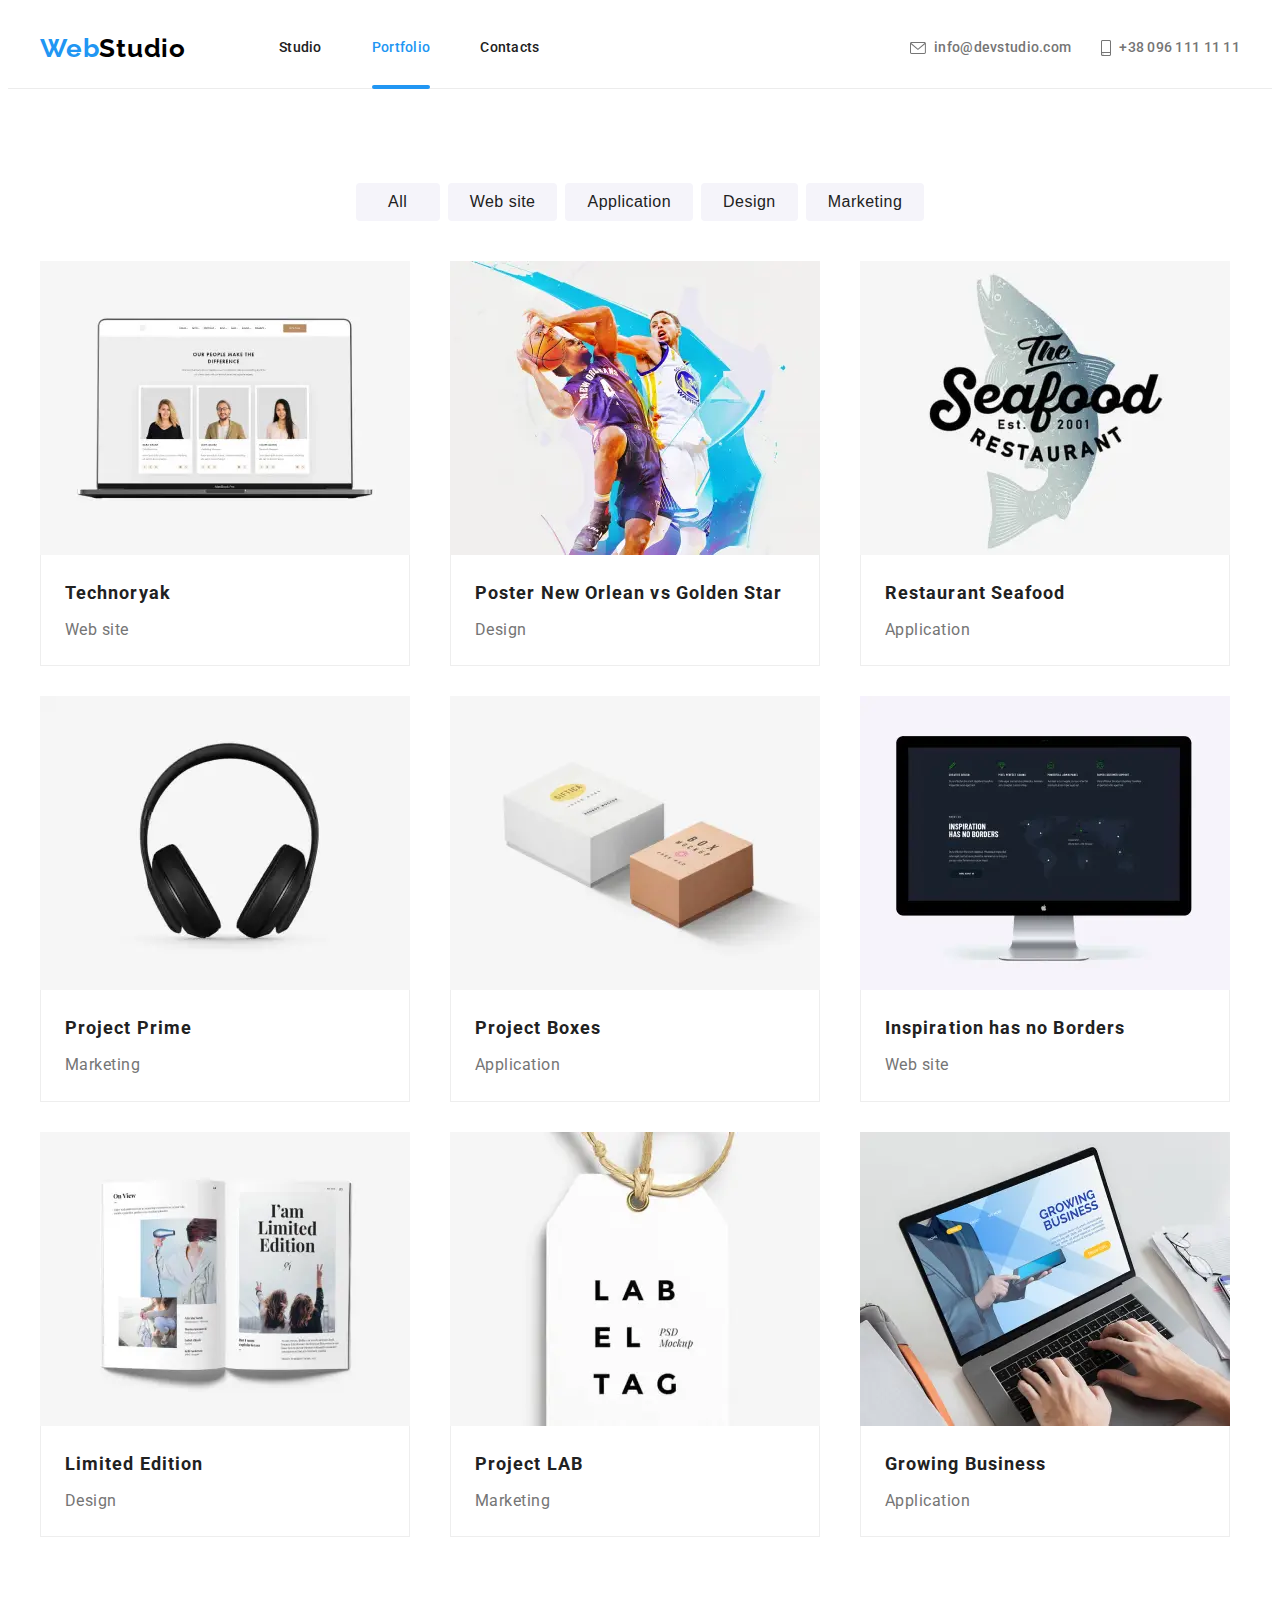
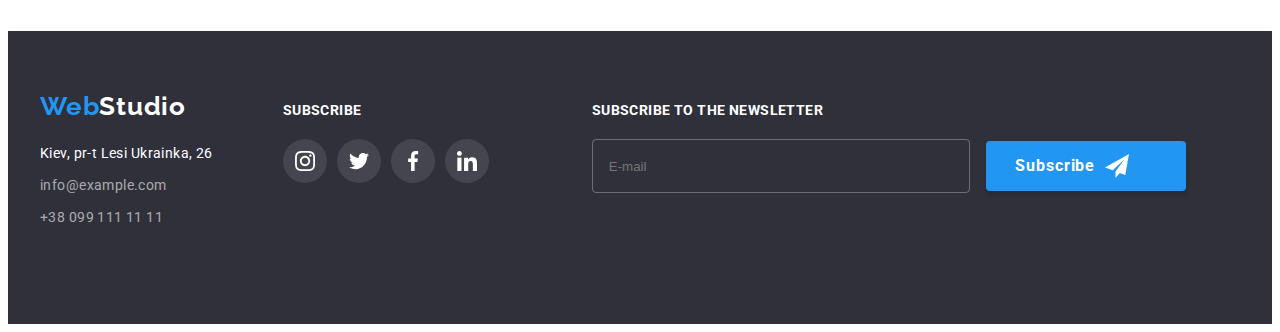
<file: portfolio.html>
<!DOCTYPE html>
<html lang="ru">

<head>
    <meta charset="UTF-8">
    <meta http-equiv="X-UA-Compatible" content="IE=edge">
    <meta name="viewport" content="width=device-width, initial-scale=1.0">
    <title>Portfolio</title>
    <link rel="preconnect" href="https://fonts.gstatic.com">
    <link
        href="https://fonts.googleapis.com/css2?family=Raleway:wght@700&family=Roboto:wght@400;500;700;900&display=swap"
        rel="stylesheet">
    <link rel="stylesheet" href="https://cdnjs.cloudflare.com/ajax/libs/modern-normalize/1.0.0/modern-normalize.min.css"
        integrity="sha512-ISS7cAi1PEhQ8jnbJpJZMd29NlhNj4AWYyLOSp2CE/CsHxTCu+r+t0D2yoJudVrd0/8fTVPUVDzY5Tvli75u/g=="
        crossorigin="anonymous" />
    <link rel="stylesheet" href="./css/main.min.css">

</head>

<body>
    <header class="page-header">
        <div class="container page-header__container">
            <nav class="nav">
                <a class="logo logo_theme-light link" href="./index.html" lang="en"> <span
                        class="logo__accent-text">Web</span>Studio</a>
                <ul class="menu list">
                    <li class="menu__item">
                        <a class="menu__link link" href="./index.html">Studio</a>
                    </li>
                    <li class="menu__item">
                        <a class="menu__link link current" href="./portfolio.html">Portfolio</a>
                    </li>
                    <li class="menu__item">
                        <a class="menu__link link" href="">Contacts</a>
                    </li>
                </ul>
            </nav>
            <ul class="contact-list list">
                <li class="contact-list__item">
                    <a class="contact-list__link link" href="mailto:info@devstudio.com" lang="en">
                        <svg class="contact-list__icon mobile-mail">
                            <use href="./images/sprite.svg#icon-envelope">
                            </use>
                        </svg>
                        info@devstudio.com</a>
                </li>
                <li class="tel">
                    <a class="contact-list__link link" href="tel:+380961111111">
                        <svg class="contact-list__icon mobile-tel">
                            <use href=" ./images/sprite.svg#icon-smartphone">
                            </use>
                        </svg>
                        +38 096 111 11 11</a>
                </li>

            </ul>
            <button type="button" class="burger-btn" data-menu-button>
                <svg class="burger-btn__icon">
                    <use href=" ./images/sprite.svg#icon-menu"></use>
                </svg>
            </button>
            <div class="mobile-menu" data-menu>
                <button type="button" class="mobile-menu__close-btn" data-menu-close>
                    <svg class="mobile-menu__close-icon">
                        <use href=" ./images/sprite.svg#icon-close"></use>
                    </svg>
                </button>
                <ul class="mobile-menu__list list">
                    <li class="mobile-menu__item">
                        <a href="./index.html" class="mobile-menu__link link">Studio</a>
                    </li>
                    <li class="mobile-menu__item">
                        <a href="./portfolio.html" class="mobile-menu__link link current__link">Portfolio</a>
                    </li>
                    <li class="mobile-menu__item">
                        <a href="" class="mobile-menu__link link">Contacts</a>
                    </li>
                </ul>
                <div class="mobile-contact">
                    <ul class="mobile-contact__list list">
                        <li class="mobile-contact__item">
                            <a href="tel:+380961111111" class="mobile-contact__tel link">+38 096 111 11 11</a>
                        </li>
                        <li class="mobile-contact__item">
                            <a href="mailto:info@devstudio.com" class="mobile-contact__mail link">info@devstudio.com</a>
                        </li>
                    </ul>
                    <ul class="mobile-social__list list">
                        <li class="mobile-social__item">
                            <a href="" class="mobile-social__link link">Instagram</a>
                        </li>
                        <li class="mobile-social__item">
                            <a href="" class="mobile-social__link link">Twitter</a>
                        </li>
                        <li class="mobile-social__item">
                            <a href="" class="mobile-social__link link">Facebook</a>
                        </li>
                        <li class="mobile-social__item">
                            <a href="" class="mobile-social__link link">LinkedIn</a>
                        </li>
                    </ul>
                </div>
            </div>
        </div>
    </header>
    <main>
        <section class="portfolio-menu">
            <div class="container">
                <h1 class="visually-hidden">Portfolio</h1>
                <ul class="filter-list list">
                    <li class="filter-list__item">
                        <button class="filter-list__btn" type="button">All</button>
                    </li>
                    <li class="filter-list__item">
                        <button class="filter-list__btn" type="button">Web site</button>
                    </li>
                    <li class="filter-list__item">
                        <button class="filter-list__btn" type="button">Application</button>
                    </li>
                    <li class="filter-list__item">
                        <button class="filter-list__btn" type="button">Design</button>
                    </li>
                    <li class="filter-list__item">
                        <button class="filter-list__btn" type="button">Marketing</button>
                    </li>
                </ul>
                <ul class="portfolio-lists list">
                    <li class="portfolio-lists__item">
                        <a class="portfolio-lists__link link" href="#">
                            <div class="card-thumb">
                                <picture>
                                    <source
                                        srcset="./images/portfolio/imgdesc.webp 1x, ./images/portfolio/imgdesc@2x.webp 2x"
                                        media="(min-width: 1200px)" type="image/webp">
                                    <source
                                        srcset="./images/portfolio/imgdesc.jpg 1x, ./images/portfolio/imgdesc@2x.jpg 2x"
                                        media="(min-width: 1200px)">
                                    <source
                                        srcset="./images/portfolio/imgtab.webp 1x, ./images/portfolio/imgtab@2x.webp 2x"
                                        media="(min-width: 768px)" type="image/webp">
                                    <source
                                        srcset="./images/portfolio/imgtab.jpg 1x,./images/portfolio/imgtab@2x.jpg 2x"
                                        media="(min-width: 768px)">
                                    <source srcset="./images/portfolio/img.webp 1x, ./images/portfolio/img@2x.webp 2x"
                                        media="(min-width: 320px)" type="image/webp">
                                    <source srcset="./images/portfolio/img.jpg 1x,./images/portfolio/img@2x.jpg 2x"
                                        media="(min-width: 320px)">
                                    <img src="./images/portfolio/img.jpg" alt="Ноутбук">
                                </picture>

                                <div class="overlay-card">
                                    <p class="overlay-card__card-text">Technokryak is a modern platform for spread of coronavirus. Companies use this platform for digital spying and attacks on competitors secure servers.</p>
                                </div>
                            </div>
                            <div class="portfolio__content">
                                <h2 class="portfolio__title">Technoryak</h2>
                                <p class="portfolio__desc">Web site</p>
                            </div>
                        </a>
                    </li>
                    <li class="portfolio-lists__item">
                        <a class="portfolio-lists__link link" href="#">
                            <div class="card-thumb">
                                <picture>
                                    <source
                                        srcset="./images/portfolio/imgdesc-1.webp 1x, ./images/portfolio/imgdesc@2x-1.webp 2x"
                                        media="(min-width: 1200px)" type="image/webp">
                                    <source
                                        srcset="./images/portfolio/imgdesc-1.jpg 1x, ./images/portfolio/imgdesc@2x-1.jpg 2x"
                                        media="(min-width: 1200px)">
                                    <source
                                        srcset="./images/portfolio/imgtab-1.webp 1x, ./images/portfolio/imgtab@2x-1.webp 2x"
                                        media="(min-width: 768px)" type="image/webp">
                                    <source
                                        srcset="./images/portfolio/imgtab-1.jpg 1x,./images/portfolio/imgtab@2x-1.jpg 2x"
                                        media="(min-width: 768px)">
                                    <source
                                        srcset="./images/portfolio/img-1.webp 1x, ./images/portfolio/img@2x-1.webp 2x"
                                        media="(min-width: 320px)" type="image/webp">
                                    <source srcset="./images/portfolio/img-1.jpg 1x,./images/portfolio/img@2x-1.jpg 2x"
                                        media="(min-width: 320px)">
                                    <img src="./images/portfolio/img-1.jpg" alt="Баскетболисты">
                                </picture>

                                <div class="overlay-card">
                                    <p class="overlay-card__card-text">Technokryak is a modern platform for spread of coronavirus. Companies use this platform for digital spying and attacks on competitors secure servers.</p>
                                </div>
                            </div>
                            <div class="portfolio__content">
                                <h2 class="portfolio__title">Poster New Orlean vs Golden Star</h2>
                                <p class="portfolio__desc">Design</p>
                            </div>
                        </a>
                    </li>
                    <li class="portfolio-lists__item">
                        <a class="portfolio-lists__link link" href="#">
                            <div class="card-thumb">
                                <picture>
                                    <source
                                        srcset="./images/portfolio/imgdesc-2.webp 1x, ./images/portfolio/imgdesc@2x-2.webp 2x"
                                        media="(min-width: 1200px)" type="image/webp">
                                    <source
                                        srcset="./images/portfolio/imgdesc-2.jpg 1x, ./images/portfolio/imgdesc@2x-2.jpg 2x"
                                        media="(min-width: 1200px)">
                                    <source
                                        srcset="./images/portfolio/imgtab-2.webp 1x, ./images/portfolio/imgtab@2x-2.webp 2x"
                                        media="(min-width: 768px)" type="image/webp">
                                    <source
                                        srcset="./images/portfolio/imgtab-2.jpg 1x,./images/portfolio/imgtab@2x-2.jpg 2x"
                                        media="(min-width: 768px)">
                                    <source
                                        srcset="./images/portfolio/img-2.webp 1x, ./images/portfolio/img@2x-2.webp 2x"
                                        media="(min-width: 320px)" type="image/webp">
                                    <source srcset="./images/portfolio/img-2.jpg 1x,./images/portfolio/img@2x-2.jpg 2x"
                                        media="(min-width: 320px)">
                                    <img src="./images/portfolio/img-2.jpg" alt="Лейбл ресторна морской еды">
                                </picture>

                                <div class="overlay-card">
                                    <p class="overlay-card__card-text">Technokryak is a modern platform for spread of coronavirus. Companies use this platform for digital spying and attacks on competitors secure servers.</p>
                                </div>
                            </div>
                            <div class="portfolio__content">
                                <h2 class="portfolio__title">Restaurant Seafood</h2>
                                <p class="portfolio__desc">Application</p>
                            </div>
                        </a>
                    </li>
                    <li class="portfolio-lists__item">
                        <a class="portfolio-lists__link link" href="#">
                            <div class="card-thumb">
                                <picture>
                                    <source
                                        srcset="./images/portfolio/imgdesc-3.webp 1x, ./images/portfolio/imgdesc@2x-3.webp 2x"
                                        media="(min-width: 1200px)" type="image/webp">
                                    <source
                                        srcset="./images/portfolio/imgdesc-3.jpg 1x, ./images/portfolio/imgdesc@2x-3.jpg 2x"
                                        media="(min-width: 1200px)">
                                    <source
                                        srcset="./images/portfolio/imgtab-3.webp 1x, ./images/portfolio/imgtab@2x-3.webp 2x"
                                        media="(min-width: 768px)" type="image/webp">
                                    <source
                                        srcset="./images/portfolio/imgtab-3.jpg 1x,./images/portfolio/imgtab@2x-3.jpg 2x"
                                        media="(min-width: 768px)">
                                    <source
                                        srcset="./images/portfolio/img-3.webp 1x, ./images/portfolio/img@2x-3.webp 2x"
                                        media="(min-width: 320px)" type="image/webp">
                                    <source srcset="./images/portfolio/img-3.jpg 1x,./images/portfolio/img@2x-3.jpg 2x"
                                        media="(min-width: 320px)">
                                    <img src="./images/portfolio/img-3.jpg" alt="Наушники">
                                </picture>
                                <div class="overlay-card">
                                    <p class="overlay-card__card-text">Technokryak is a modern platform for spread of coronavirus. Companies use this platform for digital spying and attacks on competitors secure servers.</p>
                                </div>
                            </div>
                            <div class="portfolio__content">
                                <h2 class="portfolio__title">Project Prime</h2>
                                <p class="portfolio__desc">Marketing</p>
                            </div>
                        </a>
                    </li>
                    <li class="portfolio-lists__item">
                        <a class="portfolio-lists__link link" href="#">
                            <div class="card-thumb">
                                <picture>
                                    <source
                                        srcset="./images/portfolio/imgdesc-4.webp 1x, ./images/portfolio/imgdesc@2x-4.webp 2x"
                                        media="(min-width: 1200px)" type="image/webp">
                                    <source
                                        srcset="./images/portfolio/imgdesc-4.jpg 1x, ./images/portfolio/imgdesc@2x-4.jpg 2x"
                                        media="(min-width: 1200px)">
                                    <source
                                        srcset="./images/portfolio/imgtab-4.webp 1x, ./images/portfolio/imgtab@2x-4.webp 2x"
                                        media="(min-width: 768px)" type="image/webp">
                                    <source
                                        srcset="./images/portfolio/imgtab-4.jpg 1x,./images/portfolio/imgtab@2x-4.jpg 2x"
                                        media="(min-width: 768px)">
                                    <source
                                        srcset="./images/portfolio/img-4.webp 1x, ./images/portfolio/img@2x-4.webp 2x"
                                        media="(min-width: 320px)" type="image/webp">
                                    <source srcset="./images/portfolio/img-4.jpg 1x, ./images/portfolio/img@2x-4.jpg 2x"
                                        media="(min-width: 320px)">
                                    <img src="./images/portfolio/img-4.jpg" alt="Коробки">
                                </picture>

                                <div class="overlay-card">
                                    <p class="overlay-card__card-text">Technokryak is a modern platform for spread of coronavirus. Companies use this platform for digital spying and attacks on competitors secure servers.</p>
                                </div>
                            </div>
                            <div class="portfolio__content">
                                <h2 class="portfolio__title">Project Boxes</h2>
                                <p class="portfolio__desc">Application</p>
                            </div>
                        </a>
                    </li>
                    <li class="portfolio-lists__item">
                        <a class="portfolio-lists__link link" href="#">
                            <div class="card-thumb">
                                <picture>
                                    <source
                                        srcset="./images/portfolio/imgdesc-5.webp 1x, ./images/portfolio/imgdesc@2x-5.webp 2x"
                                        media="(min-width: 1200px)" type="image/webp">
                                    <source
                                        srcset="./images/portfolio/imgdesc-5.jpg 1x, ./images/portfolio/imgdesc@2x-5.jpg 2x"
                                        media="(min-width: 1200px)">
                                    <source
                                        srcset="./images/portfolio/imgtab-5.webp 1x, ./images/portfolio/imgtab@2x-5.webp 2x"
                                        media="(min-width: 768px)" type="image/webp">
                                    <source
                                        srcset="./images/portfolio/imgtab-5.jpg 1x,./images/portfolio/imgtab@2x-5.jpg 2x"
                                        media="(min-width: 768px)">
                                    <source
                                        srcset="./images/portfolio/img-5.webp 1x, ./images/portfolio/img@2x-5.webp 2x"
                                        media="(min-width: 320px)" type="image/webp">
                                    <source srcset="./images/portfolio/img-5.jpg 1x,./images/portfolio/img@2x-5.jpg 2x"
                                        media="(min-width: 320px)">
                                    <img src="./images/portfolio/img-5.jpg" alt="Аймак">
                                </picture>

                                <div class="overlay-card">
                                    <p class="overlay-card__card-text">Technokryak is a modern platform for spread of coronavirus. Companies use this platform for digital spying and attacks on competitors secure servers.</p>
                                </div>
                            </div>
                            <div class="portfolio__content">
                                <h2 class="portfolio__title" lang="en">Inspiration has no Borders</h2>
                                <p class="portfolio__desc">Web site</p>
                            </div>
                        </a>
                    </li>
                    <li class="portfolio-lists__item">
                        <a class="portfolio-lists__link link" href="#">
                            <div class="card-thumb">
                                <picture>
                                    <source
                                        srcset="./images/portfolio/imgdesc-6.webp 1x, ./images/portfolio/imgdesc@2x-6.webp 2x"
                                        media="(min-width: 1200px)" type="image/webp">
                                    <source
                                        srcset="./images/portfolio/imgdesc-6.jpg 1x, ./images/portfolio/imgdesc@2x-6.jpg 2x"
                                        media="(min-width: 1200px)">
                                    <source
                                        srcset="./images/portfolio/imgtab-6.webp 1x, ./images/portfolio/imgtab@2x-6.webp 2x"
                                        media="(min-width: 768px)" type="image/webp">
                                    <source
                                        srcset="./images/portfolio/imgtab-6.jpg 1x,./images/portfolio/imgtab@2x-6.jpg 2x"
                                        media="(min-width: 768px)">
                                    <source
                                        srcset="./images/portfolio/img-6.webp 1x, ./images/portfolio/img@2x-6.webp 2x"
                                        media="(min-width: 320px)" type="image/webp">
                                    <source srcset="./images/portfolio/img-6.jpg 1x,./images/portfolio/img@2x-6.jpg 2x"
                                        media="(min-width: 320px)">
                                    <img src="./images/portfolio/img-6.jpg" alt="Журнал дизайна">
                                </picture>

                                <div class="overlay-card">
                                    <p class="overlay-card__card-text">Technokryak is a modern platform for spread of coronavirus. Companies use this platform for digital spying and attacks on competitors secure servers.</p>
                                </div>
                            </div>
                            <div class="portfolio__content">
                                <h2 class="portfolio__title">Limited Edition</h2>
                                <p class="portfolio__desc">Design</p>
                            </div>
                        </a>
                    </li>
                    <li class="portfolio-lists__item">
                        <a class="portfolio-lists__link link" href="#">
                            <div class="card-thumb">
                                <picture>
                                    <source
                                        srcset="./images/portfolio/imgdesc-7.webp 1x, ./images/portfolio/imgdesc@2x-7.webp 2x"
                                        media="(min-width: 1200px)" type="image/webp">
                                    <source
                                        srcset="./images/portfolio/imgdesc-7.jpg 1x, ./images/portfolio/imgdesc@2x-7.jpg 2x"
                                        media="(min-width: 1200px)">
                                    <source
                                        srcset="./images/portfolio/imgtab-7.webp 1x, ./images/portfolio/imgtab@2x-7.webp 2x"
                                        media="(min-width: 768px)" type="image/webp">
                                    <source
                                        srcset="./images/portfolio/imgtab-7.jpg 1x,./images/portfolio/imgtab@2x-7.jpg 2x"
                                        media="(min-width: 768px)">
                                    <source
                                        srcset="./images/portfolio/img-7.webp 1x, ./images/portfolio/img@2x-7.webp 2x"
                                        media="(min-width: 320px)" type="image/webp">
                                    <source srcset="./images/portfolio/img-7.jpg 1x,./images/portfolio/img@2x-7.jpg 2x"
                                        media="(min-width: 320px)">
                                    <img src="./images/portfolio/img-7.jpg" alt="Бирка">
                                </picture>

                                <div class="overlay-card">
                                    <p class="overlay-card__card-text">Technokryak is a modern platform for spread of coronavirus. Companies use this platform for digital spying and attacks on competitors secure servers.</p>
                                </div>
                            </div>
                            <div class="portfolio__content">
                                <h2 class="portfolio__title">Project LAB</h2>
                                <p class="portfolio__desc">Marketing</p>
                            </div>
                        </a>
                    </li>
                    <li class="portfolio-lists__item">
                        <a class="portfolio-lists__link link" href="#">
                            <div class="card-thumb">
                                <picture>
                                    <source
                                        srcset="./images/portfolio/imgdesc-8.webp 1x, ./images/portfolio/imgdesc@2x-8.webp 2x"
                                        media="(min-width: 1200px)" type="image/webp">
                                    <source
                                        srcset="./images/portfolio/imgdesc-8.jpg 1x, ./images/portfolio/imgdesc@2x-8.jpg 2x"
                                        media="(min-width: 1200px)">
                                    <source
                                        srcset="./images/portfolio/imgtab-8.webp 1x, ./images/portfolio/imgtab@2x-8.webp 2x"
                                        media="(min-width: 768px)" type="image/webp">
                                    <source
                                        srcset="./images/portfolio/imgtab-8.jpg 1x,./images/portfolio/imgtab@2x-8.jpg 2x"
                                        media="(min-width: 768px)">
                                    <source
                                        srcset="./images/portfolio/img-8.webp 1x, ./images/portfolio/img@2x-8.webp 2x"
                                        media="(min-width: 320px)" type="image/webp">
                                    <source srcset="./images/portfolio/img-8.jpg 1x,./images/portfolio/img@2x-8.jpg 2x"
                                        media="(min-width: 320px)">
                                    <img src="./images/portfolio/img-8.jpg" alt="Стол с ноутбуком">
                                </picture>

                                <div class="overlay-card">
                                    <p class="overlay-card__card-text">Technokryak is a modern platform for spread of coronavirus. Companies use this platform for digital spying and attacks on competitors secure servers.</p>
                                </div>
                            </div>
                            <div class="portfolio__content">
                                <h2 class="portfolio__title" lang="en">Growing Business</h2>
                                <p class="portfolio__desc">Application</p>
                            </div>
                        </a>

                    </li>
                </ul>
            </div>
        </section>
    </main>
    <footer class="footer">
        <div class="container footer__conteiner">
            <div class="footer-info">
                <div class="footer-content">

                    <a class="logo logo_theme-dark link" href="" lang="en"> <span
                            class="logo__accent-text">Web</span>Studio</a>
                    <address class="address">
                        <ul class="contact list">
                            <li class="address__item">
                                <a class="address__link link" href="https://goo.gl/maps/p48vAZZy5zVXsnr66"
                                    target="_blank" rel="noopener noreferrer">Kiev, pr-t Lesi Ukrainka, 26</a>
                            </li>
                            <li class="address__item">
                                <a class="address__footer-link link" href="mailto:info@example.com">info@example.com</a>
                            </li>
                            <li class="address__item">
                                <a class="address__footer-link link" href="tel:+380991111111">+38 099 111 11 11</a>
                            </li>
                        </ul>
                    </address>
                </div>
                <div class="joined">
                    <b class="join-us">subscribe</b>
                    <ul class="soc-list list">
                        <li class="soc-list__item">
                            <a class="soc-list__link link" href="">
                                <svg class="social-list__icon">
                                    <use href="./images/sprite.svg#icon-instagram-1"></use>
                                </svg>
                            </a>
                        </li>
                        <li class="soc-list__item">
                            <a class="soc-list__link link" href="">
                                <svg class="social-list__icon">
                                    <use href="./images/sprite.svg#icon-twitter-2"></use>
                                </svg>
                            </a>
                        </li>
                        <li class="soc-list__item">
                            <a class="soc-list__link link" href="">
                                <svg class="social-list__icon">
                                    <use href="./images/sprite.svg#icon-facebook-3"></use>
                                </svg>
                            </a>
                        </li>
                        <li class="soc-list__item">
                            <a class="soc-list__link link" href="">
                                <svg class="social-list__icon">
                                    <use href="./images/sprite.svg#icon-linkedin-4"></use>
                                </svg>
                            </a>
                        </li>
                    </ul>
                </div>
            </div>

            <div class="subscribe">
                <b class="subscribe__text">Subscribe to the newsletter</b>

                <form class="subscribe-form" autocomplete="off">
                    <input class="subscribe__mail" type="email" id="subs-mail" name="mail" placeholder="E-mail">
                    <button class="subscribe__btn" type="submit">Subscribe
                        <svg class="subscribe__icon" width="24" height="24">
                            <use href="./images/sprite.svg#icon-icon-send"></use>
                        </svg>
                    </button>
                </form>
            </div>
        </div>
    </footer>
    <script src="./js/mobile-menu.js"></script>
</body>

</html>
</file>
<file: css/main.min.css>
:root{--main-font: 'Roboto', sans-serif;--secondary-font: 'Raleway', sans-serif;--main-color: #ffffff;--second-color: #2196f3;--second-background: #2f303a;--team-background: #f5f4fa;--title-pictures: rgba(47, 48, 58, 0.8);--filter-list__btn-active-background: #188ce8;--nav-color: #212121;--light-theme: #000000;--tel-link-color: #757575;--border-color: #eeeeee;--footer-link: rgba(255, 255, 255, 0.6);--icon-color: #afb1b8;--overlay: rgba(33, 150, 243, 0.9);--modal-background: rgba(0, 0, 0, 0.2);--filter-list__btn-background: rgba(0, 0, 0, 0.1);--transition-duration: 250ms;--transition-function: cubic-bezier(0.4, 0, 0.2, 1)}.visually-hidden{position:absolute !important;clip:rect(1px 1px 1px 1px);clip:rect(1px, 1px, 1px, 1px);padding:0 !important;border:0 !important;height:1px !important;width:1px !important;overflow:hidden}h1,h2,h3,h4,h5,h6,p{margin:0}ul,ol{margin:0;padding:0}img{display:block;max-width:100%;height:auto}body{font-family:var(--main-font);font-weight:400;background:var(--main-color)}.link{text-decoration:none}.list{list-style:none}.container{width:100%;padding-right:15px;padding-left:15px}.page-header .container{display:flex;align-items:center;justify-content:space-between}.hero .container{padding:118px 60px;text-align:center}@media screen and (min-width: 480px){.container{margin:0 auto;width:480px}}@media screen and (min-width: 768px){.container{width:768px}.about .container{display:flex}.hero .container{padding:118px 204px;text-align:center}}@media screen and (min-width: 1200px){.container{width:1200px}.hero .container{padding:200px 0px;text-align:center;max-width:696px}}.logo{font-family:var(--secondary-font);font-weight:700;font-size:26px;line-height:1.19;letter-spacing:0.03em;color:var(--main-color)}.logo__accent-text{color:var(--second-color)}.logo_theme-light{color:var(--light-theme)}.logo_theme-dark{color:var(--main-color)}.modal__btn{min-width:200px;padding:10px 32px;font-weight:700;font-size:16px;line-height:1.9;text-align:center;letter-spacing:0.06em;cursor:pointer;color:var(--main-color);background:var(--second-color);box-shadow:0px 4px 4px rgba(0,0,0,0.15);border-radius:4px;transition:background-color var(--transition-duration) var(--transition-function)}.modal__btn:hover,.modal__btn:focus{color:var(--main-color);background:var(--filter-list__btn-active-background);box-shadow:0px 4px 4px rgba(0,0,0,0.15);border-radius:4px}.title{margin-bottom:30px;font-weight:700;font-size:28px;line-height:1.17;text-align:center;letter-spacing:0.03em;color:var(--nav-color)}@media screen and (min-width: 1200px){.title{font-size:36px;margin-bottom:50px}}.soc-list{display:flex;justify-content:center}.soc-list__item{margin-right:10px}.soc-list__item :not(:last-child){margin-right:10px}.soc-list__link{display:inline-flex;width:44px;height:44px;border-radius:50%;color:var(--icon-color);justify-content:center;align-items:center;fill:var(--main-color);background:rgba(255,255,255,0.1);transition:background-color var(--transition-duration) var(--transition-function)}.soc-list__link:hover,.soc-list__link:focus{background-color:var(--second-color)}.backdrop{position:fixed;top:0;left:0;width:100vw;height:100vh;background-color:var(--modal-background);opacity:1;overflow-y:scroll;transition:opacity var(--transition-duration) var(--transition-function)}.backdrop.is-hidden{opacity:0;pointer-events:none;visibility:hidden}.backdrop.is-hidden .modal-window{transform:scale(0.8) translate(-50%, -50%)}@media screen and (max-width: 767px){.backdrop{padding:93px 15px}}@media screen and (min-width: 768px) and (max-width: 1199px){.backdrop{padding:207px 159px}}.modal-window{position:relative;background-color:var(--main-color);padding:40px;border-radius:4px;background-color:var(--main-color);max-width:450px;margin:0 auto;box-shadow:0px 1px 3px rgba(0,0,0,0.12),0px 1px 1px rgba(0,0,0,0.14),0px 2px 1px rgba(0,0,0,0.2);transition:transform var(--transition-duration) var(--transition-function)}@media screen and (min-width: 1200px){.modal-window{position:absolute;top:50%;left:50%;max-width:528px;height:581px;transform:translate(-50%, -50%) scale(1)}}.modal-window__close-btn{position:absolute;display:flex;justify-content:center;align-items:center;margin:0;padding:6px;top:8px;right:8px;border-radius:50%;outline:none;cursor:pointer;border:1px solid rgba(0,0,0,0.1);background-color:var(--main-color)}.modal-window__close-icon{fill:currentColor;transition:fill var(--transition-duration) var(--transition-function)}.modal-window__close-icon:hover,.modal-window__close-icon:focus{fill:var(--second-color)}.modal-title{display:inline-block;font-weight:700;line-height:1.15;font-size:20px;text-align:center;letter-spacing:0.03em;color:var(--nav-color);margin-bottom:12px}.modal-form__content{display:flex;position:relative;flex-direction:column;margin-bottom:10px}.modal-form__label{margin-bottom:4px;font-family:var(--main-font);font-weight:400;font-size:12px;line-height:1.16;letter-spacing:0.01em;color:var(--tel-link-color)}.modal-form__input{width:100%;height:40px;padding-left:42px;border:1px solid rgba(33,33,33,0.2);border-radius:4px;box-sizing:border-box;transition:border-color var(--transition-duration) var(--transition-function)}.modal-form__input:focus{border:1px solid var(--second-color);outline:none}.modal-form__icon{position:absolute;top:50%;left:12px;fill:currentColor;transition:fill var(--transition-duration) var(--transition-function)}.modal-form__input:focus+.modal-form__icon{fill:var(--second-color)}.modal-form__comment{padding:12px 16px;width:100%;height:120px;border:1px solid rgba(33,33,33,0.2);border-radius:4px;resize:none;transition:border-color var(--transition-duration) var(--transition-function)}.modal-form__comment::placeholder{font-weight:400;font-size:12px;line-height:1.17;letter-spacing:0.01em;color:rgba(117,117,117,0.5)}.modal-form__comment:focus{border:1px solid var(--second-color);outline:none}.modal-form__checkbox{display:flex;justify-content:center;align-items:center;margin-bottom:30px;color:var(--tel-link-color);font-weight:400;font-size:10px;line-height:1.17;letter-spacing:0.01em}@media screen and (min-width: 480px){.modal-form__checkbox{font-size:12px;letter-spacing:0.03em}}@media screen and (min-width: 1200px){.modal-form__checkbox{font-size:14px;line-height:1.71}}.modal-form__modal-checkbox{position:absolute;width:1px;height:1px;margin:-1px;border:0;padding:0;clip:rect(0 0 0 0);overflow:hidden}.modal-form__checkbox-icon{display:inline-block;align-items:center;justify-content:center;border:2px solid var(--nav-color);border-radius:2px;margin-right:8px;cursor:pointer;transition:background-color var(--transition-duration) var(--transition-function),border-color var(--transition-duration) var(--transition-function),transform var(--transition-duration) var(--transition-function)}.modal-form__modal-checkbox:focus-visible+.modal-form__checkbox-icon{border:2px solid var(--second-color);border-radius:2px}.modal-form__modal-checkbox:checked+.modal-form__checkbox-icon{transform:scale(1.1);border-color:var(--second-color);background-color:var(--second-color);background-size:cover;background-origin:border-box}.modal-form__link{color:var(--second-color)}.modal-form__btn{display:flex;margin:0 auto;padding:10px 55px;align-items:center;text-align:center;min-width:200px;background-color:var(--second-color);border-style:none;border-radius:4px;box-shadow:0px 4px 4px rgba(0,0,0,0.15);font-family:var(--main-font);color:var(--main-color);font-weight:700;font-size:16px;line-height:1.88;letter-spacing:0.06em;transition:background-color var(--transition-duration) var(--transition-function)}.modal-form__btn:hover,.modal-form__btn:focus{cursor:pointer;background-color:#188ce8;color:var(--main-color);box-shadow:0px 3px 1px rgba(0,0,0,0.1),0px 1px 2px rgba(0,0,0,0.08),0px 2px 2px rgba(0,0,0,0.12)}.page-header{border-bottom:1px solid #ececec}@media screen and (max-width: 767px){.page-header .container{display:flex;align-items:center;justify-content:space-between;padding-top:15px;padding-bottom:15px}}@media screen and (max-width: 767px){.menu{display:none}.contact-list{display:none}.navigation-list{display:none}.mobile-menu__close-btn{position:absolute;top:10px;right:15px}.burger-btn__icon,.mobile-menu__close-icon{width:40px;height:40px}.burger-btn,.mobile-menu__close-btn{background-color:transparent;border:none;padding:0;transition:fill var(--transition-duration) var(--transition-function)}.burger-btn:focus,.burger-btn:hover,.mobile-menu__close-btn:focus,.mobile-menu__close-btn:hover{fill:var(--second-color)}.mobile-menu{position:fixed;top:0;left:50%;width:100vw;height:100vh;padding:48px 40px;z-index:1;background-color:var(--main-color);opacity:0;visibility:hidden;pointer-events:none;overflow:scroll;display:flex;flex-direction:column;justify-content:space-between;transform:translateY(-100%) translateX(-50%);transition:transform var(--transition-duration) var(--transition-function)}.is-open{opacity:1;visibility:visible;pointer-events:auto;transform:translateY(0) translateX(-50%)}.mobile-menu__item{margin-bottom:32px}.mobile-menu__item:last-child{margin-bottom:0}.mobile-menu__list{font-weight:500;font-size:36px;line-height:1.18;letter-spacing:0.02em}}@media screen and (max-width: 767px) and (min-width: 480px){.mobile-menu__list{font-size:36px}}@media screen and (max-width: 767px){.mobile-contact__list{margin-bottom:64px}.mobile-menu__link{font-weight:300;font-size:24px;line-height:1, 17;letter-spacing:0.02em;color:var(--nav-color)}.mobile-menu__link:hover,.mobile-menu__link:focus{color:var(--second-color)}.mobile-contact__item{padding-bottom:32px}.mobile-contact__item:last-child{padding-bottom:0px}.mobile-contact__tel{font-weight:300;font-size:20px;line-height:1.17;letter-spacing:0.02em;color:var(--second-color)}}@media screen and (max-width: 767px) and (min-width: 480px){.mobile-contact__tel{font-size:24px}}@media screen and (max-width: 767px){.mobile-contact__mail{font-weight:300;font-size:20px;line-height:1.17;letter-spacing:0.02em;color:var(--tel-link-color)}}@media screen and (max-width: 767px) and (min-width: 480px){.mobile-contact__mail{font-size:24px}}@media screen and (max-width: 767px){.mobile-social__list{display:flex;flex-wrap:wrap;align-items:center;justify-content:space-between}.mobile-social__item:not(:last-child){padding-right:10px;margin-right:10px;border-right:1px solid rgba(33,33,33,0.2)}.mobile-social__link{font-weight:500;font-size:13px;line-height:1.22;letter-spacing:0.01em;color:var(--second-color)}}@media screen and (max-width: 767px) and (min-width: 480px){.mobile-social__link{font-size:18px;letter-spacing:0.02em}}@media screen and (min-width: 768px){.burger-btn{display:none}.mobile-menu{display:none}.header{display:flex;justify-content:space-between;padding-top:0px;padding-bottom:0px}.nav{display:flex;align-items:center;padding:0}.menu{display:flex;align-items:center;margin-left:88px}.menu__item:not(:last-child){margin-right:50px}.menu__link{display:flex;align-items:center;margin-left:auto;padding-top:32px;padding-bottom:32px;font-weight:500;font-size:14px;line-height:1.14;letter-spacing:0.02em;color:var(--nav-color);transition:color var(--transition-duration) var(--transition-function)}.menu__link:hover,.menu__link:focus{color:var(--second-color)}.current{position:relative;color:var(--second-color)}.current::after{position:absolute;content:'';display:inline;width:100%;height:4px;background:#2196f3;border-radius:2px;bottom:-1px}.contact-list{display:block;justify-content:center;align-items:center}.contact-list__link{display:inline-flex;align-items:center;padding-top:21px;font-weight:500;font-size:12px;line-height:1.14;letter-spacing:0.02em;color:var(--tel-link-color);transition:color var(--transition-duration) var(--transition-function)}.contact-list__link:hover,.contact-list__link:focus{color:var(--second-color)}.contact-list__link:last-child{padding-top:10px}.mobile-mail{width:14px;height:10px}.mobile-tel{width:10px;height:14px}.contact-list__icon{margin-right:8px;fill:var(--tel-link-color);transition:fill var(--transition-duration) var(--transition-function)}.contact-list__link:hover .contact-list__icon,.contact-list__link:focus .contact-list__icon{fill:var(--second-color)}}@media screen and (min-width: 1200px){.header .container{display:flex;align-items:center}.menu{margin-left:93px}.contact-list{display:flex;align-items:center;margin-left:auto}.contact-list__item{margin-right:30px}.contact-list__link{font-size:14px;padding-top:32px;padding-bottom:32px}.contact-list__link:last-child{padding-top:32px}contact-list__icon{margin-right:10px}.mobile-mail{width:16px;height:12px}.mobile-tel{width:10px;height:16px}}.current__link{color:var(--second-color)}.hero{max-width:100%;background-color:var(--second-background);background-image:linear-gradient(to right, rgba(47,48,58,0.4), rgba(47,48,58,0.4)),url(../images/overlay/img-mobile.jpg);background-repeat:no-repeat;background-position:center;background-size:cover;margin:0 auto}@media screen and (min-device-pixel-ratio: 2), screen and (min-resolution: 192dpi), screen and (min-resolution: 2dppx){.hero{background-image:linear-gradient(to bottom, rgba(47,48,58,0.4), rgba(47,48,58,0.4)),url(../images/overlay/img@2x-mobile.jpg)}}@media screen and (min-width: 768px){.hero{max-width:100%;background-image:linear-gradient(to right, rgba(47,48,58,0.4), rgba(47,48,58,0.4)),url(../images/overlay/img-tablet.jpg)}}@media screen and (min-width: 768px) and (min-device-pixel-ratio: 2), screen and (min-width: 768px) and (min-resolution: 192dpi), screen and (min-width: 768px) and (min-resolution: 2dppx){.hero{background-image:linear-gradient(to bottom, rgba(47,48,58,0.4), rgba(47,48,58,0.4)),url(../images/overlay/img@2x-tablet.jpg)}}@media screen and (min-width: 1200px){.hero{max-width:1600px;background-image:linear-gradient(to right, rgba(47,48,58,0.4), rgba(47,48,58,0.4)),url(../images/overlay/img-desktop.jpg)}}@media screen and (min-width: 1200px) and (min-device-pixel-ratio: 2), screen and (min-width: 1200px) and (min-resolution: 192dpi), screen and (min-width: 1200px) and (min-resolution: 2dppx){.hero{background-image:linear-gradient(to bottom, rgba(47,48,58,0.4), rgba(47,48,58,0.4)),url(../images/overlay/img@2x-desktop.jpg)}}.hero__title{font-weight:900;font-size:26px;line-height:1.6;text-align:center;letter-spacing:0.06em;text-transform:uppercase;color:var(--main-color);margin-bottom:30px}@media screen and (min-width: 1200px){.hero__title{font-size:44px}}.hero__container{padding:118px 60px;text-align:center}@media screen and (min-width: 768px){.hero__container{padding-top:200px;padding-bottom:200px}}.advantage_lists{display:block;justify-content:center;padding-top:60px}.advantage_lists__item{margin-bottom:30px}.advantage_lists__item:last-child{margin-bottom:30px}.advantage_lists__card{display:flex;justify-content:center;align-items:center;height:120px;border-radius:4px;margin-bottom:30px;background-color:var(--team-background)}.advantage_lists__icon{width:70px;height:70px}.advantage_lists__title{margin-bottom:10px;font-weight:700;font-size:14px;line-height:1.14;letter-spacing:0.03em;text-transform:uppercase;color:var(--nav-color);text-align:center}.advantage_lists__desc{font-weight:400;font-size:14px;line-height:1.7;letter-spacing:0.03em;color:var(--tel-link-color)}@media screen and (min-width: 768px){.advantage_lists{display:flex;flex-wrap:wrap;justify-content:center;margin-left:-30px}.advantage_lists__title{text-align:start}.advantage_lists__item{flex-basis:calc(100% / 2 - 30px);margin-left:30px}.advantage_lists__card{padding:25px 142px}.advantage_lists__desc{max-width:350px}}@media screen and (min-width: 1200px){.advantage{padding-top:94px;padding-bottom:94px}.advantage_lists{padding-top:0}.advantage_lists__item{flex-basis:calc(100% / 4 - 30px);margin-left:30px}.advantage_lists__card{padding:25px 100px}}@media screen and (max-width: 1199px){.doing{display:none}}@media screen and (min-width: 1200px){.doing{padding-bottom:94px}.doing-lists{display:flex;flex-wrap:wrap;margin-left:-30px;margin-top:-50px}.doing-lists__items{flex-basis:calc(100% / 3 - 30px);margin-left:30px;margin-top:50px}.doing-lists__card{position:relative}.doing-lists__desc{position:absolute;bottom:0;left:0;width:100%;height:23.8%;background-color:var(--title-pictures)}.doing-lists__title{display:inline-block;position:absolute;padding:27px 82px;font-weight:bold;font-size:14px;line-height:1.14;text-align:center;letter-spacing:0.03em;text-transform:uppercase;color:var(--main-color);text-align:center}}.team-lists__member{padding-top:30px;margin-bottom:10px;font-weight:500;font-size:16px;line-height:1.18;text-align:center;letter-spacing:0.03em;color:var(--nav-color)}.team-lists__card{padding-bottom:24px;background:var(--main-color);border-radius:0px 0px 4px 4px}.team-lists__prof{font-weight:normal;font-size:16px;line-height:1.18;letter-spacing:0.03em;text-align:center;color:var(--tel-link-color);margin-bottom:16px}.social-list{display:flex;align-items:center;justify-content:center}.social-list__link{display:flex;justify-content:center;align-items:center;width:44px;height:44px;border-radius:50%;fill:var(--icon-color);background-color:var(--main-color);transition:background-color var(--transition-duration) var(--transition-function)}.social-list__link:hover,.social-list__link:focus{background-color:var(--second-color)}.social-list__icon{width:20px;height:20px;transition:fill var(--transition-duration) var(--transition-function)}.social-list__link:hover .social-list__icon,.social-list__link:focus .social-list__icon{fill:var(--main-color)}.team{background-color:var(--team-background);padding-top:60px;padding-bottom:60px}.team-lists__item{margin-bottom:30px}.team-lists__item:last-child{margin-bottom:0px}@media screen and (min-width: 480px){.team{background-color:var(--team-background);padding-top:60px;padding-bottom:60px}.team-lists{display:block;text-align:center}.team-lists__item{margin-bottom:30px}.team-lists__item:last-child{margin-bottom:0px}}@media screen and (min-width: 768px){.team-lists{display:flex;flex-wrap:wrap;margin-left:-30px;text-align:center}.team-lists__item{flex-basis:calc(100% / 2 - 30px);margin-left:30px}}@media screen and (min-width: 1200px){.team{padding-top:94px;padding-bottom:94px}.team-lists__item{flex-basis:calc(100% / 4 - 30px)}}.clients{padding-top:94px;padding-bottom:94px}.clients-list__link{display:inline-flex;justify-content:center;align-items:center;width:100%;height:90px;fill:var(--icon-color);border:1px solid var(--icon-color);border-radius:4px;border:1px solid var(--icon-color);box-sizing:border-box;transition:fill var(--transition-duration) var(--transition-function),border-color var(--transition-duration) var(--transition-function)}.clients-list__link:hover,.clients-list__link:focus{border-color:var(--second-color);fill:var(--second-color)}.clients-list{display:flex;align-items:center;flex-wrap:wrap;margin-top:30px;margin-left:-30px}.clients-list__item{display:flex;align-items:center;justify-content:center;flex-basis:calc(100% / 2 - 30px);margin-left:30px;margin-top:30px;height:92px;fill:var(--icon-color);transition:var(--transition-duration) var(--transition-function)}@media screen and (min-width: 768px){.clients-list__item{flex-basis:calc(100% / 3 - 30px)}}@media screen and (min-width: 1200px){.clients{padding-top:94px;padding-bottom:94px}.clients-list__item{flex-basis:calc(100% / 6 - 30px)}}.address__link{font-weight:400;font-size:14px;line-height:1.7;letter-spacing:0.03em;color:var(--main-color);transition:color var(--transition-duration) var(--transition-function)}.address__link:hover,.address__link:focus{color:var(--second-color)}.address__footer-link{font-weight:400;font-size:14px;line-height:1.7;letter-spacing:0.03em;color:var(--footer-link);transition:color var(--transition-duration) var(--transition-function)}.address__footer-link:hover,.address__footer-link:focus{color:var(--second-color)}.address__item{font-weight:400;font-size:14px;line-height:1.7;letter-spacing:0.03em;color:var(--main-color)}.address__item:not(:last-child){margin-bottom:8px}.join-us{display:block;margin-bottom:20px;font-weight:bold;font-size:14px;line-height:1.14;letter-spacing:0.03em;text-transform:uppercase;color:var(--main-color)}.subscribe{padding-top:60px}.subscribe__text{display:block;margin-bottom:20px;font-weight:700;font-size:14px;line-height:1.14;letter-spacing:0.03em;text-transform:uppercase;color:var(--main-color)}.subscribe__mail{margin-right:12px;margin-bottom:20px;width:100%;height:50px;border-radius:4px;border:1px solid rgba(255,255,255,0.3);background:var(--background-color);padding-left:16px;outline:none;color:var(--main-color);transition:border-color var(--transition-duration) var(--transition-function)}.subscribe-form:focus{border-color:var(--accent-color);outline:none}.subscribe__btn{display:inline-flex;margin:0 auto;padding:10px 28px 10px 29px;align-items:center;text-align:center;min-width:200px;background:var(--second-color);box-shadow:0px 4px 4px rgba(0,0,0,0.15);border-radius:4px;border:none;font-family:var(--main-font);color:var(--main-color);font-weight:700;font-size:16px;line-height:1.88;letter-spacing:0.06em;transition:background-color var(--transition-duration) var(--transition-function)}.subscribe__btn:hover,.subscribe__btn:focus{cursor:pointer;background-color:#188ce8;color:var(--main-color);box-shadow:0px 3px 1px rgba(0,0,0,0.1),0px 1px 2px rgba(0,0,0,0.08),0px 2px 2px rgba(0,0,0,0.12)}.subscribe__icon{margin-left:10px}.footer{display:block;padding-top:60px;padding-bottom:60px;background-color:var(--second-background);text-align:center}.address{font-style:normal;margin-top:20px}.footer__conteiner{display:block;align-items:baseline}.joined{padding-top:60px;justify-content:center}@media screen and (min-width: 768px){.footer-info{display:flex;align-items:baseline;justify-content:space-around}.footer-content{display:block}.joined{display:block;padding-top:0px}.subscribe__mail{width:450px}.subscribe__btn{display:flex;align-items:center}}@media screen and (min-width: 1200px){.footer{display:flex;text-align:start;padding-bottom:94px}.footer__conteiner{display:flex;align-items:baseline}.footer-info{display:flex;align-items:baseline}.joined{padding-top:0px;margin-left:70px}.subscribe{margin-left:93px;padding-top:0px}.subscribe__mail{width:358px}.subscribe__btn{display:inline-flex}}.portfolio-menu{padding-top:60px;padding-bottom:60px}.filter-list__btn{min-width:84px;padding:6px 22px;font-weight:500;font-size:16px;line-height:1.625;text-align:center;letter-spacing:0.03em;background-color:var(--team-background);color:var(--nav-color);cursor:pointer;border-radius:4px;border:0px;transition:color var(--transition-duration) var(--transition-function),background-color var(--transition-duration) var(--transition-function),box-shadow var(--transition-duration) var(--transition-function)}.filter-list__btn:hover,.filter-list__btn:focus{background-color:var(--second-color);color:var(--main-color);box-shadow:0px 3px 1px rgba(0,0,0,0.1),0px 1px 2px rgba(0,0,0,0.08),0px 2px 2px rgba(0,0,0,0.12)}.filter-list{display:flex;flex-wrap:wrap;align-items:center;justify-content:start;margin-right:-8px;margin-top:-15px;margin-bottom:40px}.filter-list__item{flex-basis:calc(100% / 3- 8px);margin-right:8px;margin-top:15px;justify-content:start}@media screen and (min-width: 768px){.filter-list{display:flex;flex-wrap:nowrap;align-items:center;justify-content:center}.filter-list__item{flex-basis:calc(100% / 1- 8px)}.filter-list__item:not(:last-child){margin-right:8px}}@media screen and (min-width: 1200px){.portfolio-menu{padding-top:94px;padding-bottom:94px}}@media screen and (min-width: 768px){.portfolio-lists{display:flex;flex-wrap:wrap;margin-left:-30px;margin-top:-30px}}.portfolio-lists .portfolio__content{flex-grow:1;padding:20px 24px;background:var(--main-color);border:1px solid var(--border-color);border-top:none}.portfolio-lists__item{display:flex}@media screen and (max-width: 767px){.portfolio-lists__item:not(:last-child){margin-bottom:30px}}@media screen and (min-width: 768px){.portfolio-lists__item{flex-basis:calc(100% / 2 - 30px);margin-left:30px;margin-top:30px}}@media screen and (min-width: 1200px){.portfolio-lists__item{flex-basis:calc(100% / 3 - 30px)}}.portfolio__title{margin-bottom:4px;font-weight:700;font-size:18px;line-height:2;letter-spacing:0.06em;color:var(--nav-color)}.portfolio__desc{font-size:16px;line-height:1.9;letter-spacing:0.03em;color:var(--tel-link-color)}.portfolio-lists__link{display:flex;flex-direction:column;transition:var(--transition-duration) var(--transition-function)}.portfolio-lists__link:hover,.portfolio-lists__link:focus{box-shadow:0px 1px 1px rgba(0,0,0,0.12),0px 4px 4px rgba(0,0,0,0.06),1px 4px 6px rgba(0,0,0,0.16)}.card-thumb{position:relative;overflow:hidden}.overlay-card{position:absolute;top:0;left:0;width:100%;height:100%;background-color:var(--overlay);transform:translateY(100%);transition:var(--transition-duration) var(--transition-function)}.portfolio-lists__link:hover .overlay-card,.portfolio-lists__link:focus .overlay-card{transform:translateY(0)}.overlay-card__card-text{display:block;padding:63px 24px;font-style:normal;font-weight:normal;font-size:18px;line-height:1.5;letter-spacing:0.03em;color:var(--main-color)}
/*# sourceMappingURL=main.min.css.map */
</file>
